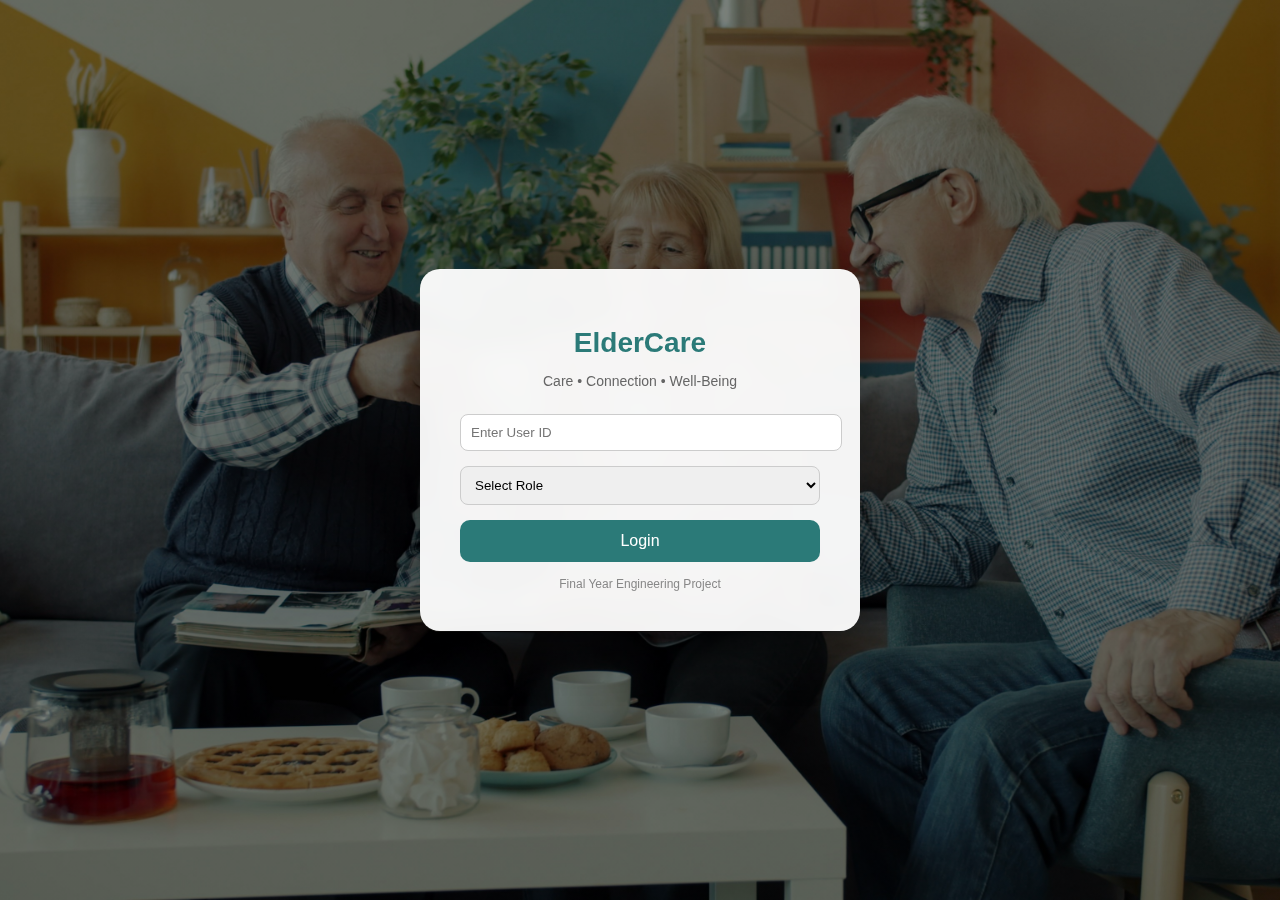
<file: frontend/index.html>
<!DOCTYPE html>
<html>
<head>
    <title>ElderCare | Login</title>

    <style>
    body {
    margin: 0;
    height: 100vh;
    font-family: 'Segoe UI', sans-serif;
    display: flex;
    justify-content: center;
    align-items: center;

    background:
        linear-gradient(rgba(0,0,0,0.5), rgba(0,0,0,0.5)),
        url("images/elderly.jpg");

    background-size: cover;
    background-position: center;
    background-repeat: no-repeat;
}

    .login-card {
        background: rgba(255, 255, 255, 0.95);
        backdrop-filter: blur(10px);
        padding: 40px;
        border-radius: 20px;
        width: 360px;
        text-align: center;
        box-shadow: 0 20px 50px rgba(0,0,0,0.4);
        animation: fadeIn 0.8s ease-in-out;
    }

    .login-card h1 {
        margin-bottom: 5px;
        color: #2B7A78;
        font-size: 28px;
    }

    .login-card p {
        color: #666;
        font-size: 14px;
        margin-bottom: 25px;
    }

    input, select {
        width: 100%;
        padding: 10px;
        margin-bottom: 15px;
        border-radius: 8px;
        border: 1px solid #ccc;
    }

    button {
        width: 100%;
        padding: 12px;
        border: none;
        border-radius: 10px;
        background: #2B7A78;
        color: white;
        font-size: 16px;
        cursor: pointer;
        transition: 0.3s ease;
    }

    button:hover {
        background: #205e5c;
        transform: translateY(-3px);
    }

    .footer-text {
        margin-top: 15px;
        font-size: 12px;
        color: #888;
    }

    @keyframes fadeIn {
        from { opacity: 0; transform: translateY(20px); }
        to { opacity: 1; transform: translateY(0); }
    }
</style>
</head>

<body>

<div class="login-card">
    <h1>ElderCare</h1>
    <p>Care • Connection • Well-Being</p>

    <input type="number" id="userIdInput" placeholder="Enter User ID">

    <select id="roleSelect">
        <option disabled selected>Select Role</option>
        <option>Elderly</option>
        <option>Family</option>
        <option>Buyer</option>
        <option>Admin</option>
    </select>

    <button onclick="login()">Login</button>

    <div class="footer-text">
        Final Year Engineering Project
    </div>
</div>

<script>
function login() {

    const userId = document.getElementById("userIdInput").value;
    const role = document.getElementById("roleSelect").value;

    if (!userId || role === "Select Role") {
        alert("Please enter User ID and select role");
        return;
    }

    localStorage.setItem("userId", userId);
    localStorage.setItem("role", role);

    window.location.href = "dashboard.html";
}
</script>

</body>
</html>
</file>
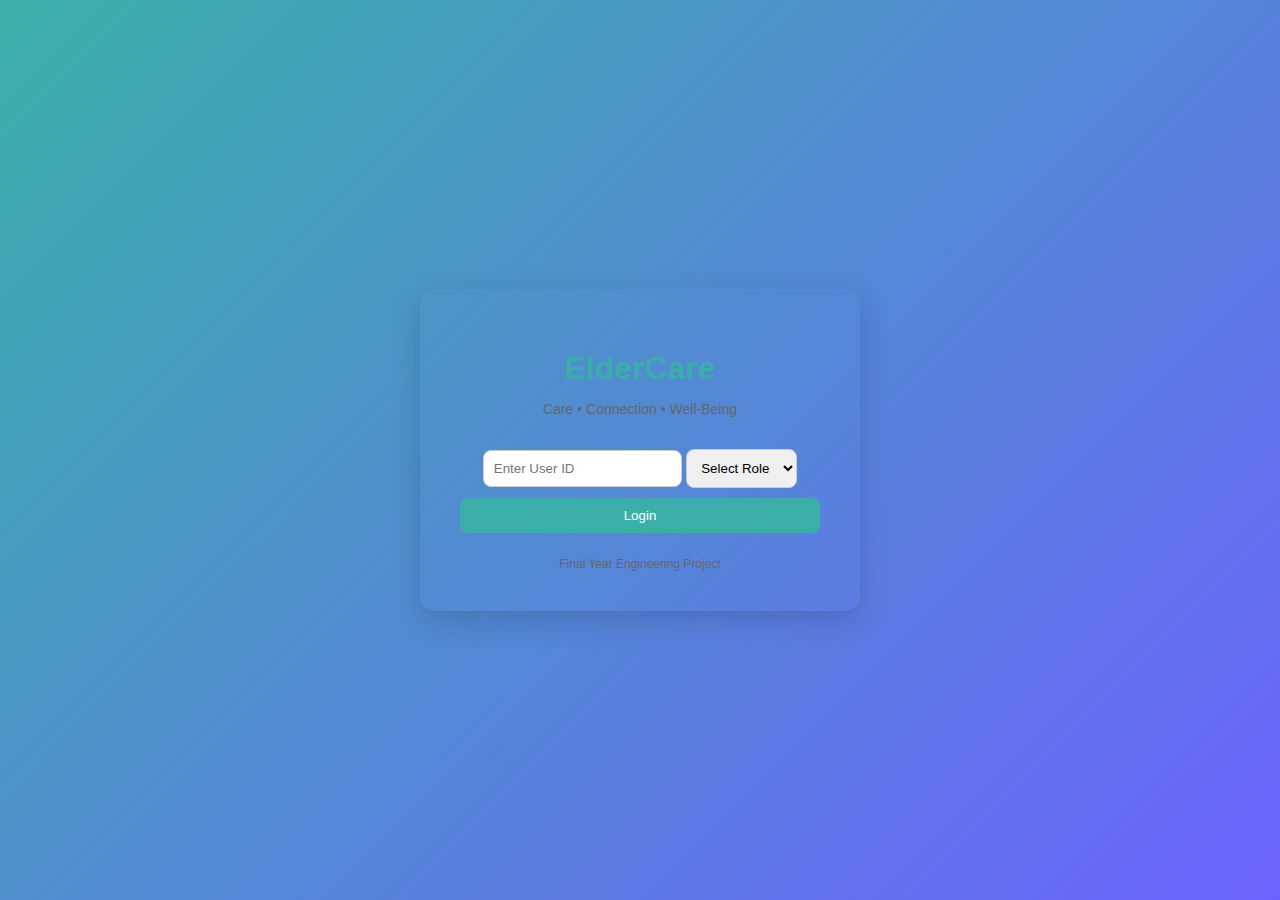
<file: frontend/activities.html>
<!DOCTYPE html>
<html lang="en">
<head>
<meta charset="UTF-8">
<title>ElderCare | Activities</title>
<link rel="stylesheet" href="style.css">

<style>
body {
    margin: 0;
    font-family: 'Segoe UI', sans-serif;
    background: #F4F7F9;
}

.app { display: flex; min-height: 100vh; }

.sidebar {
    width: 230px;
    background: linear-gradient(180deg,#3AAFA9,#2B7A78);
    color: white;
    padding: 25px 20px;
}

.sidebar h2 {
    text-align: center;
    margin-bottom: 40px;
}

.sidebar a {
    display: block;
    padding: 14px;
    margin-bottom: 12px;
    border-radius: 10px;
    text-decoration: none;
    color: white;
}

.sidebar a:hover {
    background: rgba(255,255,255,0.2);
}

.main {
    flex: 1;
    padding: 40px;
}

.card {
    background: white;
    padding: 25px;
    border-radius: 16px;
    box-shadow: 0 6px 18px rgba(0,0,0,0.06);
}

.activity-item {
    display: flex;
    justify-content: space-between;
    align-items: center;
    padding: 12px 0;
    border-bottom: 1px solid #eee;
}
</style>
</head>

<body>

<div class="app">

<!-- Sidebar -->
<div class="sidebar">
    <h2>ElderCare</h2>
    <a href="dashboard.html">Dashboard</a>
    <a href="activities.html">Activities</a>
    <a href="wellbeing.html">Well-Being</a>
    <a href="analytics.html">Analytics</a>
    <a href="marketplace.html">Marketplace</a>
    <a href="social.html">Social Interaction</a>
    <a href="caregiver.html">Caregiver View</a>
    <a href="login.html">Logout</a>
</div>

<!-- Main -->
<div class="main">

<h1>Activities</h1>

<div class="card">
    <div id="activityList"></div>
</div>

</div>
</div>

<script>
const userId = localStorage.getItem("userId");

if (!userId) {
    window.location.href = "login.html";
}

let attendanceMap = {};

// Load existing attendance
function loadAttendance() {
    return fetch(`http://localhost:8083/api/attendance/user/${userId}`)
        .then(res => res.json())
        .then(data => {
            attendanceMap = {};
            data.forEach(a => {
                attendanceMap[a.activityId] = a.attended;
            });
        });
}

// Load activities
function loadActivities() {
    loadAttendance().then(() => {

        fetch("http://localhost:8083/api/activities")
        .then(res => res.json())
        .then(data => {

            const list = document.getElementById("activityList");
            list.innerHTML = "";

            data.forEach(activity => {

                const div = document.createElement("div");
                div.className = "activity-item";

                const name = document.createElement("span");
                name.innerText = activity.name + " (" + activity.category + ")";

                const checkbox = document.createElement("input");
                checkbox.type = "checkbox";

                if (attendanceMap[activity.id]) {
                    checkbox.checked = true;
                }

                checkbox.addEventListener("change", () => {

                    fetch(`http://localhost:8083/api/attendance?userId=${userId}&activityId=${activity.id}&attended=${checkbox.checked}`, {
                        method: "POST"
                    });

                });

                div.appendChild(name);
                div.appendChild(checkbox);

                list.appendChild(div);
            });

        });

    });
}

document.addEventListener("DOMContentLoaded", loadActivities);
</script>
<button class="accessibility-btn" onclick="toggleAccessibility()">♿ Accessibility</button>

<div class="accessibility-panel" id="accessPanel">
    <button onclick="increaseText()">A+ Increase Text</button>
    <button onclick="decreaseText()">A- Decrease Text</button>
    <button onclick="toggleDarkMode()">🌙 Dark Mode</button>
    <button onclick="toggleContrast()">⚡ High Contrast</button>
</div>

<script>

function toggleAccessibility() {
    const panel = document.getElementById("accessPanel");
    panel.style.display = panel.style.display === "block" ? "none" : "block";
}

// Font size control
let currentFontSize = 16;

function increaseText() {
    currentFontSize += 2;
    document.body.style.fontSize = currentFontSize + "px";
    localStorage.setItem("fontSize", currentFontSize);
}

function decreaseText() {
    currentFontSize -= 2;
    document.body.style.fontSize = currentFontSize + "px";
    localStorage.setItem("fontSize", currentFontSize);
}

// Dark mode
function toggleDarkMode() {
    document.body.classList.toggle("dark-mode");
    localStorage.setItem("darkMode", document.body.classList.contains("dark-mode"));
}

// High contrast
function toggleContrast() {
    document.body.classList.toggle("high-contrast");
    localStorage.setItem("highContrast", document.body.classList.contains("high-contrast"));
}

// Restore settings on load
window.onload = function() {

    const savedFont = localStorage.getItem("fontSize");
    if (savedFont) {
        currentFontSize = savedFont;
        document.body.style.fontSize = currentFontSize + "px";
    }

    if (localStorage.getItem("darkMode") === "true") {
        document.body.classList.add("dark-mode");
    }

    if (localStorage.getItem("highContrast") === "true") {
        document.body.classList.add("high-contrast");
    }
}

</script>

</body>
</html>
</file>
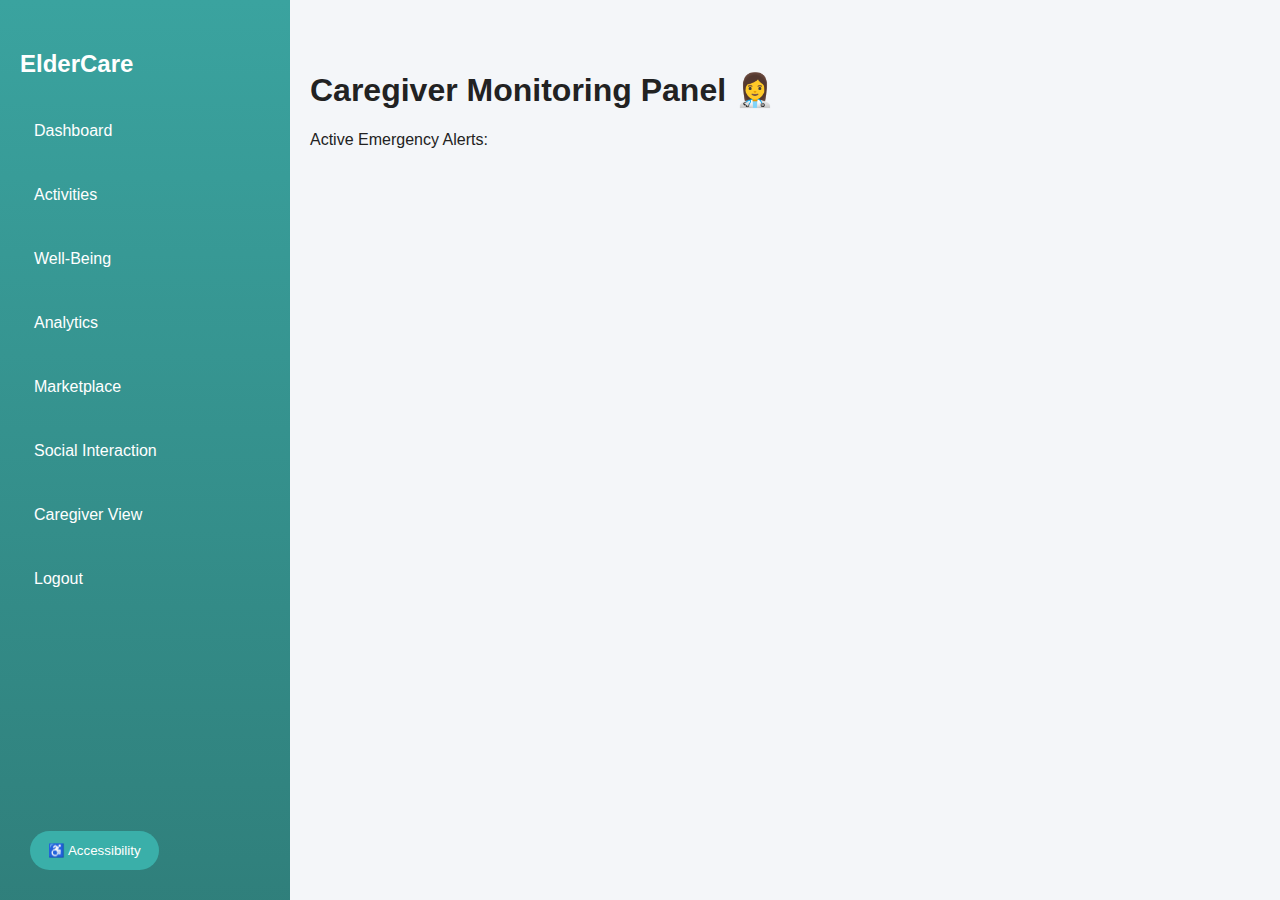
<file: frontend/caregiver.html>
<!DOCTYPE html>
<html>
<head>
    <title>ElderCare | Caregiver Dashboard</title>
    <link rel="stylesheet" href="style.css">
</head>

<body>

<div class="layout">

    <!-- Sidebar -->
    <div class="sidebar">
        <h2>ElderCare</h2>
        <a href="dashboard.html">Dashboard</a>
        <a href="activities.html">Activities</a>
        <a href="wellbeing.html">Well-Being</a>
        <a href="analytics.html">Analytics</a>
        <a href="marketplace.html">Marketplace</a>
        <a href="social.html">Social Interaction</a>
        <a href="caregiver.html">Caregiver View</a>
        <a href="index.html">Logout</a>
    </div>

    <!-- Main Content -->
    <div class="main">

        <h1>Caregiver Monitoring Panel 👩‍⚕️</h1>
        <p>Active Emergency Alerts:</p>

        <div id="emergencyContainer" style="margin-top:20px;"></div>

    </div>

</div>

<script>

function checkEmergencies() {
    fetch("http://localhost:8083/api/emergency/active")
        .then(res => res.json())
        .then(alerts => {

            const container = document.getElementById("emergencyContainer");
            container.innerHTML = "";

            if (alerts.length === 0) {
                container.innerHTML = "<p style='color:green;'>No active emergencies.</p>";
                return;
            }

            alerts.forEach(alert => {

                const box = document.createElement("div");
                box.style.background = "#ff4d4d";
                box.style.color = "white";
                box.style.padding = "15px";
                box.style.marginBottom = "10px";
                box.style.borderRadius = "10px";
                box.style.fontWeight = "bold";

                box.innerHTML = `
                    🚨 EMERGENCY from User ID: ${alert.userId}
                    <br>
                    Time: ${alert.timestamp}
                `;

                container.appendChild(box);
            });
        });
}

// Check every 5 seconds
setInterval(checkEmergencies, 5000);

// Load immediately
checkEmergencies();

</script>
<button class="accessibility-btn" onclick="toggleAccessibility()">♿ Accessibility</button>

<div class="accessibility-panel" id="accessPanel">
    <button onclick="increaseText()">A+ Increase Text</button>
    <button onclick="decreaseText()">A- Decrease Text</button>
    <button onclick="toggleDarkMode()">🌙 Dark Mode</button>
    <button onclick="toggleContrast()">⚡ High Contrast</button>
</div>

<script>

function toggleAccessibility() {
    const panel = document.getElementById("accessPanel");
    panel.style.display = panel.style.display === "block" ? "none" : "block";
}

// Font size control
let currentFontSize = 16;

function increaseText() {
    currentFontSize += 2;
    document.body.style.fontSize = currentFontSize + "px";
    localStorage.setItem("fontSize", currentFontSize);
}

function decreaseText() {
    currentFontSize -= 2;
    document.body.style.fontSize = currentFontSize + "px";
    localStorage.setItem("fontSize", currentFontSize);
}

// Dark mode
function toggleDarkMode() {
    document.body.classList.toggle("dark-mode");
    localStorage.setItem("darkMode", document.body.classList.contains("dark-mode"));
}

// High contrast
function toggleContrast() {
    document.body.classList.toggle("high-contrast");
    localStorage.setItem("highContrast", document.body.classList.contains("high-contrast"));
}

// Restore settings on load
window.onload = function() {

    const savedFont = localStorage.getItem("fontSize");
    if (savedFont) {
        currentFontSize = savedFont;
        document.body.style.fontSize = currentFontSize + "px";
    }

    if (localStorage.getItem("darkMode") === "true") {
        document.body.classList.add("dark-mode");
    }

    if (localStorage.getItem("highContrast") === "true") {
        document.body.classList.add("high-contrast");
    }
}

</script>

</body>
</html>
</file>
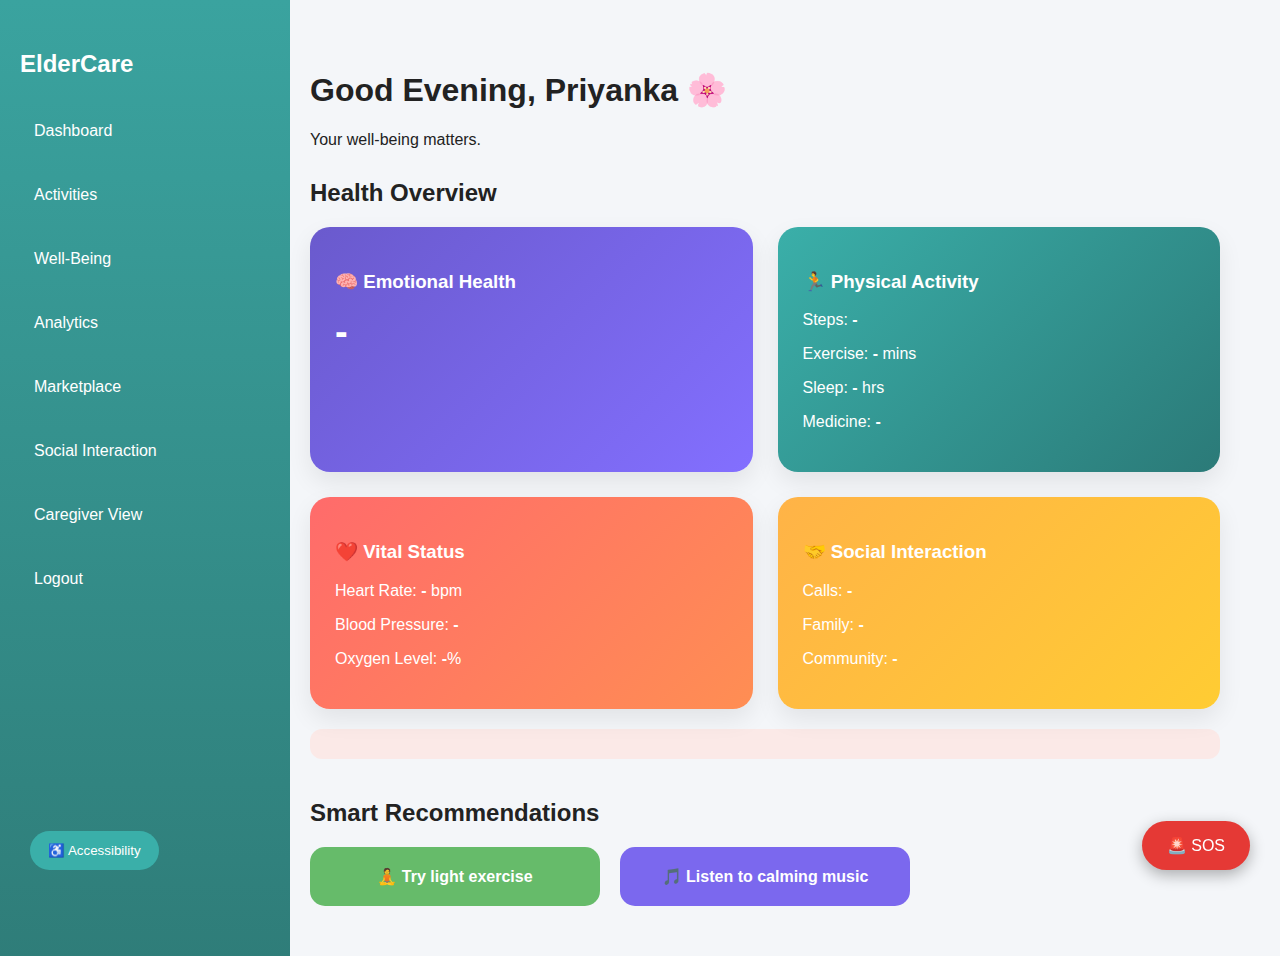
<file: frontend/dashboard.html>
<!DOCTYPE html>
<html>
<head>
    <title>ElderCare | Dashboard</title>
    <link rel="stylesheet" href="style.css">

    <style>
        .overview-grid {
            display: flex;
            gap: 25px;
            margin-top: 20px;
            flex-wrap: wrap;
        }

        .health-box {
            flex: 1;
            min-width: 260px;
            padding: 25px;
            border-radius: 20px;
            color: white;
            box-shadow: 0 10px 25px rgba(0,0,0,0.08);
            transition: transform 0.2s ease;
        }

        .health-box:hover {
            transform: translateY(-5px);
        }

        .emotional-box {
            background: linear-gradient(135deg, #6A5ACD, #836FFF);
        }

        .physical-box {
            background: linear-gradient(135deg, #3AAFA9, #2B7A78);
        }

        .vital-box {
            background: linear-gradient(135deg, #FF6B6B, #FF8E53);
        }

        .social-box {
            background: linear-gradient(135deg, #FFB347, #FFCC33);
        }

        .health-box h1 {
            font-size: 38px;
            margin: 8px 0;
        }

        .risk-alert {
            margin-top: 20px;
            background: #FBE9E7;
            padding: 15px;
            border-radius: 12px;
            font-weight: 500;
        }
    </style>
</head>

<body>

<div class="layout">

    <!-- Sidebar -->
    <div class="sidebar">
        <h2>ElderCare</h2>
        <a href="dashboard.html">Dashboard</a>
        <a href="activities.html">Activities</a>
        <a href="wellbeing.html">Well-Being</a>
        <a href="analytics.html">Analytics</a>
        <a href="marketplace.html">Marketplace</a>
        <a href="social.html">Social Interaction</a>
        <a href="caregiver.html">Caregiver View</a>
        <a href="index.html">Logout</a>
    </div>

    <!-- Main Content -->
    <div class="main">

        <h1 id="greeting"></h1>
        <p>Your well-being matters.</p>

        <h2 style="margin-top:30px;">Health Overview</h2>

        <div class="overview-grid">

            <!-- Emotional -->
            <div class="health-box emotional-box">
                <h3>🧠 Emotional Health</h3>
                <h1 id="healthScore">-</h1>
                <p id="healthStatus"></p>
            </div>

            <!-- Physical -->
            <div class="health-box physical-box">
                <h3>🏃 Physical Activity</h3>
                <p>Steps: <strong id="stepsValue">-</strong></p>
                <p>Exercise: <strong id="exerciseValue">-</strong> mins</p>
                <p>Sleep: <strong id="sleepValue">-</strong> hrs</p>
                <p>Medicine: <strong id="medicineValue">-</strong></p>
            </div>

            <!-- Vital -->
            <div class="health-box vital-box">
                <h3>❤️ Vital Status</h3>
                <p>Heart Rate: <strong id="heartValue">-</strong> bpm</p>
                <p>Blood Pressure: <strong id="bpValue">-</strong></p>
                <p>Oxygen Level: <strong id="oxygenValue">-</strong>%</p>
            </div>

            <!-- Social -->
            <div class="health-box social-box">
                <h3>🤝 Social Interaction</h3>
                <p>Calls: <strong id="callsValue">-</strong></p>
                <p>Family: <strong id="familyValue">-</strong></p>
                <p>Community: <strong id="communityValue">-</strong></p>
            </div>

        </div>

        <!-- Risk Alert -->
        <div id="riskAlert" class="risk-alert"></div>

        <!-- Recommendations -->
        <h2 style="margin-top:40px;">Smart Recommendations</h2>

        <div class="recommendations">
            <div class="rec-card green">
                🧘 Try light exercise
            </div>
            <div class="rec-card purple">
                🎵 Listen to calming music
            </div>
        </div>

    </div>
</div>

<!-- SOS -->
<button class="floating-sos" onclick="triggerSOS()">🚨 SOS</button>

<!-- Accessibility -->
<button class="accessibility-btn" onclick="toggleAccessibility()">♿ Accessibility</button>

<div class="accessibility-panel" id="accessPanel">
    <button onclick="increaseText()">A+ Increase Text</button>
    <button onclick="decreaseText()">A- Decrease Text</button>
    <button onclick="toggleDarkMode()">🌙 Dark Mode</button>
    <button onclick="toggleContrast()">⚡ High Contrast</button>
</div>

<script>

const userId = localStorage.getItem("userId");

/* Greeting */
const hour = new Date().getHours();
let greetingText = "Hello";
if (hour < 12) greetingText = "Good Morning";
else if (hour < 18) greetingText = "Good Afternoon";
else greetingText = "Good Evening";

document.getElementById("greeting").innerText =
    greetingText + ", Priyanka 🌸";

/* Emotional */
if (userId) {

    fetch(`http://localhost:8083/api/analytics/loneliness/${userId}`)
        .then(res => res.json())
        .then(score => {

            const rounded = Number(score.toFixed(1));
            document.getElementById("healthScore").innerText = rounded;

            let status = "";
            let alertMsg = "";

            if (rounded < 2.5) {
                status = "🟢 Healthy";
            } 
            else if (rounded < 3.5) {
                status = "🟡 Moderate";
                alertMsg = "Moderate emotional risk detected.";
            } 
            else {
                status = "🔴 High Risk";
                alertMsg = "⚠ High loneliness detected. Immediate engagement recommended.";
            }

            document.getElementById("healthStatus").innerText = status;
            document.getElementById("riskAlert").innerText = alertMsg;
        });

    /* Physical */
    fetch(`http://localhost:8083/api/physical/today/${userId}`)
        .then(res => res.json())
        .then(data => {
            if (!data) return;
            document.getElementById("stepsValue").innerText = data.steps;
            document.getElementById("exerciseValue").innerText = data.exerciseMinutes;
            document.getElementById("sleepValue").innerText = data.sleepHours;
            document.getElementById("medicineValue").innerText =
                data.medicineTaken ? "✅ Taken" : "❌ Missed";
        });

    /* Vital */
    fetch(`http://localhost:8083/api/vitals/today/${userId}`)
        .then(res => res.json())
        .then(data => {
            if (!data) return;
            document.getElementById("heartValue").innerText = data.heartRate;
            document.getElementById("bpValue").innerText = data.bloodPressure;
            document.getElementById("oxygenValue").innerText = data.oxygenLevel;
        });

    /* Social */
    fetch(`http://localhost:8083/api/social/today/${userId}`)
        .then(res => res.json())
        .then(data => {
            if (!data) return;
            document.getElementById("callsValue").innerText = data.callsMade;
            document.getElementById("familyValue").innerText = data.familyInteractions;
            document.getElementById("communityValue").innerText = data.communityEvents;
        });
}

/* SOS */
function triggerSOS() {
    if (!userId) {
        alert("User not logged in.");
        return;
    }

    fetch(`http://localhost:8083/api/emergency?userId=${userId}`, {
        method: "POST"
    })
    .then(res => res.json())
    .then(() => {
        alert("🚨 Emergency alert sent to caregiver!");
    })
    .catch(() => {
        alert("Failed to send emergency alert.");
    });
}

/* Accessibility */
function toggleAccessibility() {
    const panel = document.getElementById("accessPanel");
    panel.style.display = panel.style.display === "block" ? "none" : "block";
}

let currentFontSize = 16;

function increaseText() {
    currentFontSize += 2;
    document.body.style.fontSize = currentFontSize + "px";
}

function decreaseText() {
    currentFontSize -= 2;
    document.body.style.fontSize = currentFontSize + "px";
}

function toggleDarkMode() {
    document.body.classList.toggle("dark-mode");
}

function toggleContrast() {
    document.body.classList.toggle("high-contrast");
}

</script>

</body>
</html>
</file>
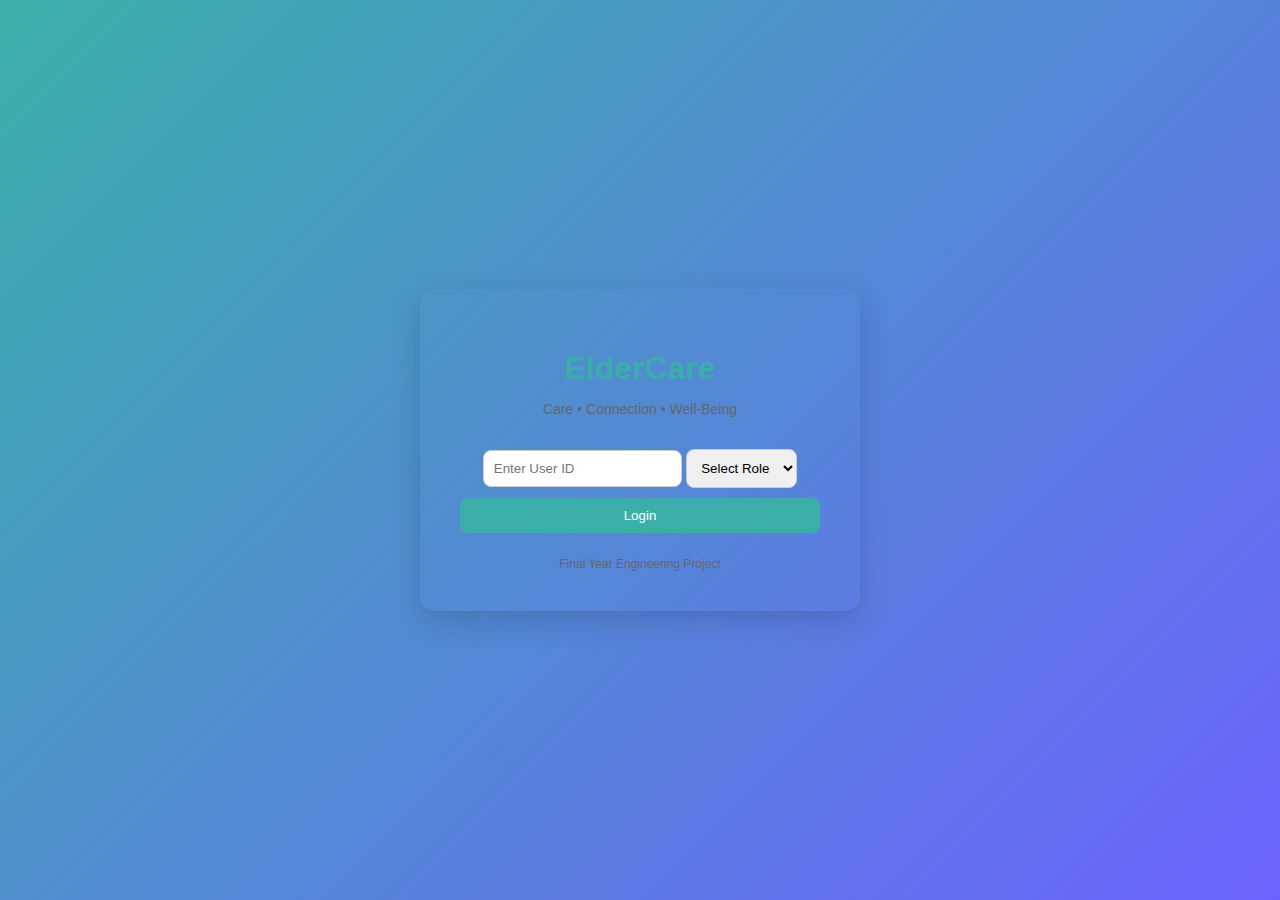
<file: frontend/login.html>
<!DOCTYPE html>
<html lang="en">
<head>
    <meta charset="UTF-8">
    <title>ElderCare | Login</title>
    <link rel="stylesheet" href="style.css">

    <style>
        body {
            height: 100vh;
            margin: 0;
            background: linear-gradient(135deg, var(--primary), var(--accent));
            display: flex;
            justify-content: center;
            align-items: center;
        }

        .login-card {
            background: var(--bg-card);
            width: 360px;
            padding: 2.5rem;
            border-radius: 16px;
            box-shadow: 0 10px 30px rgba(0,0,0,0.15);
            text-align: center;
        }

        .login-card h1 {
            color: var(--primary);
            margin-bottom: 0.3rem;
        }

        .login-card p {
            color: var(--text-muted);
            font-size: 14px;
            margin-bottom: 2rem;
        }

        button {
            width: 100%;
            margin-top: 10px;
        }

        .footer-text {
            margin-top: 1.5rem;
            font-size: 12px;
            color: var(--text-muted);
        }
    </style>
</head>

<body>

<div class="login-card">
    <h1>ElderCare</h1>
    <p>Care • Connection • Well-Being</p>

    <input type="number" id="userIdInput" placeholder="Enter User ID">

    <select id="roleSelect">
        <option disabled selected>Select Role</option>
        <option>Elderly</option>
        <option>Family</option>
        <option>Buyer</option>
        <option>Admin</option>
    </select>

    <button onclick="login()">Login</button>

    <div class="footer-text">
        Final Year Engineering Project
    </div>
</div>

<script>
function login() {
    const userId = document.getElementById("userIdInput").value;
    const role = document.getElementById("roleSelect").value;

    if (!userId || role === "Select Role") {
        alert("Please enter User ID and select role");
        return;
    }

    localStorage.setItem("userId", userId);
    localStorage.setItem("role", role);

    window.location.href = "./dashboard.html";
}
</script>

</body>
</html>
</file>
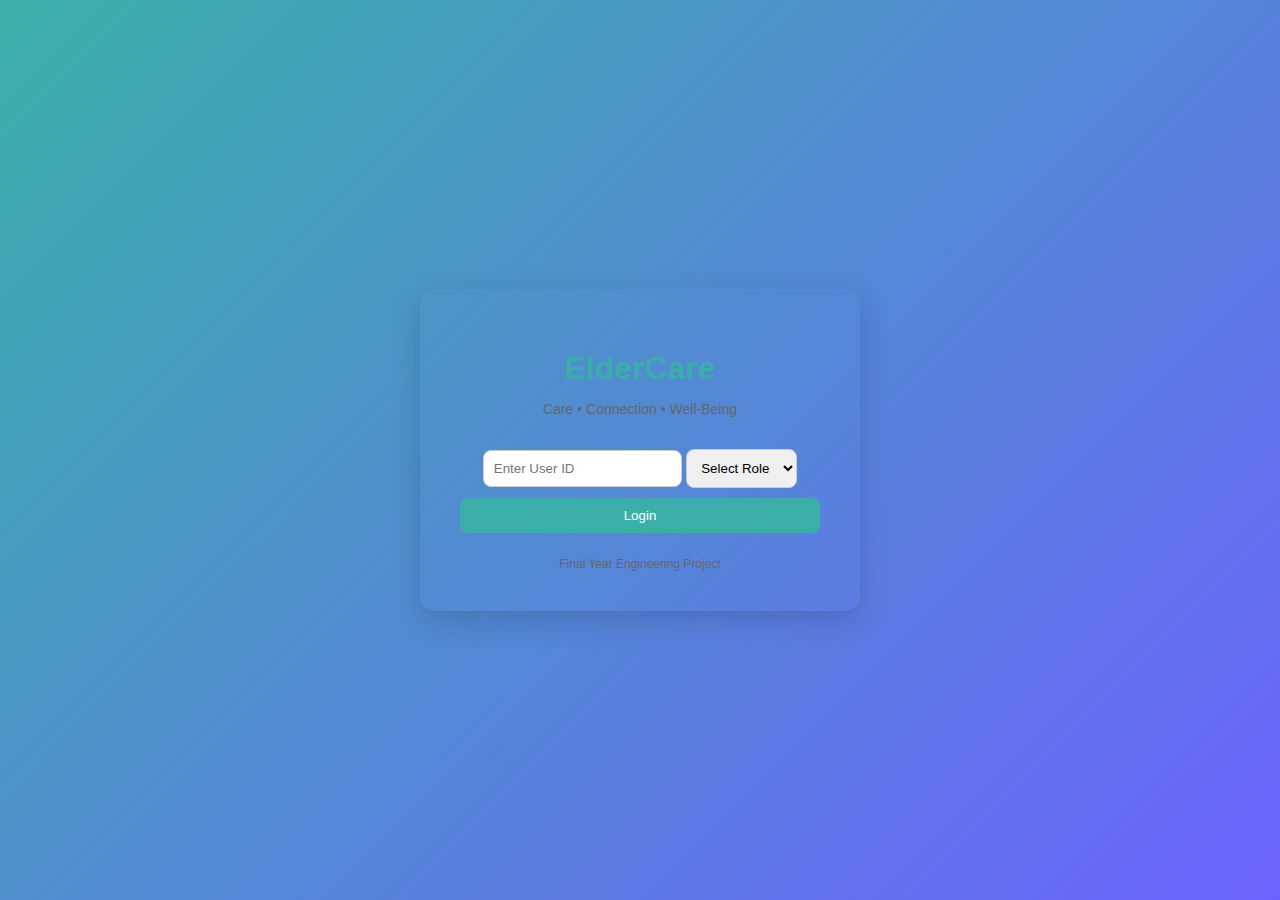
<file: frontend/marketplace.html>
<!DOCTYPE html>
<html lang="en">
<head>
<meta charset="UTF-8">
<title>ElderCare | Marketplace</title>

<style>
body {
    margin: 0;
    font-family: 'Segoe UI', sans-serif;
    background: #F4F7F9;
}

.app { display: flex; min-height: 100vh; }

.sidebar {
    width: 230px;
    background: linear-gradient(180deg,#3AAFA9,#2B7A78);
    color: white;
    padding: 25px 20px;
}

.sidebar h2 {
    text-align: center;
    margin-bottom: 40px;
}

.sidebar a {
    display: block;
    padding: 14px;
    margin-bottom: 12px;
    border-radius: 10px;
    text-decoration: none;
    color: white;
}

.sidebar a:hover {
    background: rgba(255,255,255,0.2);
}

.main {
    flex: 1;
    padding: 40px;
}

.card {
    background: white;
    padding: 25px;
    border-radius: 16px;
    box-shadow: 0 6px 18px rgba(0,0,0,0.06);
    margin-bottom: 25px;
}

input {
    padding: 10px;
    margin-right: 10px;
    border-radius: 8px;
    border: 1px solid #ccc;
}

button {
    padding: 10px 15px;
    border-radius: 8px;
    border: none;
    background: #3AAFA9;
    color: white;
    cursor: pointer;
}

button:hover {
    opacity: 0.9;
}

.product-item {
    padding: 10px 0;
    border-bottom: 1px solid #eee;
}
</style>
</head>

<body>

<div class="app">

<!-- Sidebar -->
<div class="sidebar">
    <h2>ElderCare</h2>
    <a href="dashboard.html">Dashboard</a>
    <a href="activities.html">Activities</a>
    <a href="wellbeing.html">Well-Being</a>
    <a href="analytics.html">Analytics</a>
    <a href="marketplace.html">Marketplace</a>
    <a href="social.html">Social Interaction</a>
    <a href="caregiver.html">Caregiver View</a>
    <a href="login.html">Logout</a>
</div>

<!-- Main -->
<div class="main">

<h1>Marketplace</h1>

<!-- Add Product -->
<div class="card">
    <h3>Add Product (Elderly Seller)</h3>

    <input type="text" id="productName" placeholder="Product Name">
    <input type="number" id="productPrice" placeholder="Price">
    <button onclick="addProduct()">Add Product</button>

    <p id="productStatus"></p>
</div>

<!-- Seller Income -->
<div class="card">
    <h3>Your Total Income</h3>
    <button onclick="loadIncome()">Load Income</button>
    <p id="incomeDisplay"></p>
</div>

<!-- View Products -->
<div class="card">
    <h3>All Products</h3>
    <button onclick="loadProducts()">Load Products</button>
    <div id="productList"></div>
</div>

</div>
</div>

<script>
const userId = localStorage.getItem("userId");

if (!userId) {
    window.location.href = "login.html";
}

function addProduct() {

    const name = document.getElementById("productName").value;
    const price = document.getElementById("productPrice").value;

    fetch("http://localhost:8083/api/products", {
        method: "POST",
        headers: { "Content-Type": "application/json" },
        body: JSON.stringify({
            name: name,
            price: price,
            sellerId: userId
        })
    })
    .then(res => res.json())
    .then(() => {
        document.getElementById("productStatus").innerText =
            "Product added successfully ✅";
        loadProducts();
    })
    .catch(() => {
        document.getElementById("productStatus").innerText =
            "Error adding product ❌";
    });
}

function loadProducts() {

    fetch("http://localhost:8083/api/products")
    .then(res => res.json())
    .then(data => {

        const list = document.getElementById("productList");
        list.innerHTML = "";

        data.forEach(product => {
            const div = document.createElement("div");
            div.className = "product-item";
            div.innerText =
                product.name + " - ₹" + product.price;
            list.appendChild(div);
        });

    });
}

function loadIncome() {

    fetch(`http://localhost:8083/api/products/seller/${userId}/income`)
    .then(res => res.text())
    .then(income => {
        document.getElementById("incomeDisplay").innerText =
            "₹ " + income;
    });
}

document.addEventListener("DOMContentLoaded", loadProducts);
</script>
<button class="accessibility-btn" onclick="toggleAccessibility()">♿ Accessibility</button>

<div class="accessibility-panel" id="accessPanel">
    <button onclick="increaseText()">A+ Increase Text</button>
    <button onclick="decreaseText()">A- Decrease Text</button>
    <button onclick="toggleDarkMode()">🌙 Dark Mode</button>
    <button onclick="toggleContrast()">⚡ High Contrast</button>
</div>

<script>

function toggleAccessibility() {
    const panel = document.getElementById("accessPanel");
    panel.style.display = panel.style.display === "block" ? "none" : "block";
}

// Font size control
let currentFontSize = 16;

function increaseText() {
    currentFontSize += 2;
    document.body.style.fontSize = currentFontSize + "px";
    localStorage.setItem("fontSize", currentFontSize);
}

function decreaseText() {
    currentFontSize -= 2;
    document.body.style.fontSize = currentFontSize + "px";
    localStorage.setItem("fontSize", currentFontSize);
}

// Dark mode
function toggleDarkMode() {
    document.body.classList.toggle("dark-mode");
    localStorage.setItem("darkMode", document.body.classList.contains("dark-mode"));
}

// High contrast
function toggleContrast() {
    document.body.classList.toggle("high-contrast");
    localStorage.setItem("highContrast", document.body.classList.contains("high-contrast"));
}

// Restore settings on load
window.onload = function() {

    const savedFont = localStorage.getItem("fontSize");
    if (savedFont) {
        currentFontSize = savedFont;
        document.body.style.fontSize = currentFontSize + "px";
    }

    if (localStorage.getItem("darkMode") === "true") {
        document.body.classList.add("dark-mode");
    }

    if (localStorage.getItem("highContrast") === "true") {
        document.body.classList.add("high-contrast");
    }
}

</script>

</body>
</html>
</file>
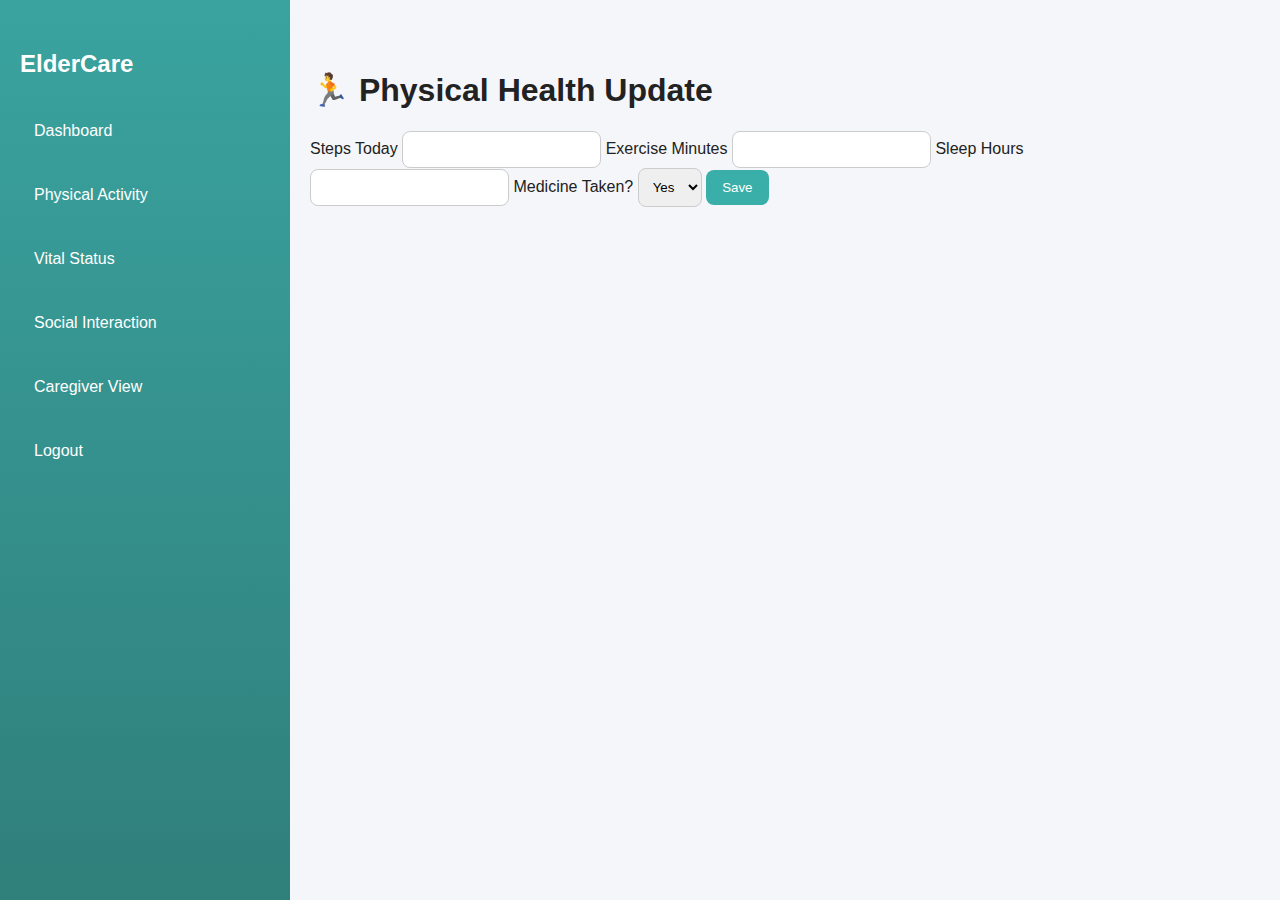
<file: frontend/physical.html>
<!DOCTYPE html>
<html>
<head>
    <title>ElderCare | Physical Health</title>
    <link rel="stylesheet" href="style.css">
</head>
<body>

<div class="layout">

    <div class="sidebar">
        <h2>ElderCare</h2>
        <a href="dashboard.html">Dashboard</a>
        <a href="physical.html">Physical Activity</a>
        <a href="vitals.html">Vital Status</a>
        <a href="social.html">Social Interaction</a>
        <a href="caregiver.html">Caregiver View</a>
        <a href="index.html">Logout</a>
    </div>

    <div class="main">
        <h1>🏃 Physical Health Update</h1>

        <div class="form-card">
            <label>Steps Today</label>
            <input type="number" id="steps">

            <label>Exercise Minutes</label>
            <input type="number" id="exercise">

            <label>Sleep Hours</label>
            <input type="number" step="0.1" id="sleep">

            <label>Medicine Taken?</label>
            <select id="medicine">
                <option value="true">Yes</option>
                <option value="false">No</option>
            </select>

            <button onclick="savePhysical()">Save</button>
        </div>
    </div>
</div>

<script>
const userId = localStorage.getItem("userId");

function savePhysical() {

    fetch("http://localhost:8083/api/physical", {
        method: "POST",
        headers: { "Content-Type": "application/json" },
        body: JSON.stringify({
            userId: userId,
            steps: document.getElementById("steps").value,
            exerciseMinutes: document.getElementById("exercise").value,
            sleepHours: document.getElementById("sleep").value,
            medicineTaken: document.getElementById("medicine").value === "true"
        })
    })
    .then(res => res.json())
    .then(() => {
        alert("✅ Physical data saved!");
        window.location.href = "dashboard.html";
    });
}
</script>

</body>
</html>
</file>
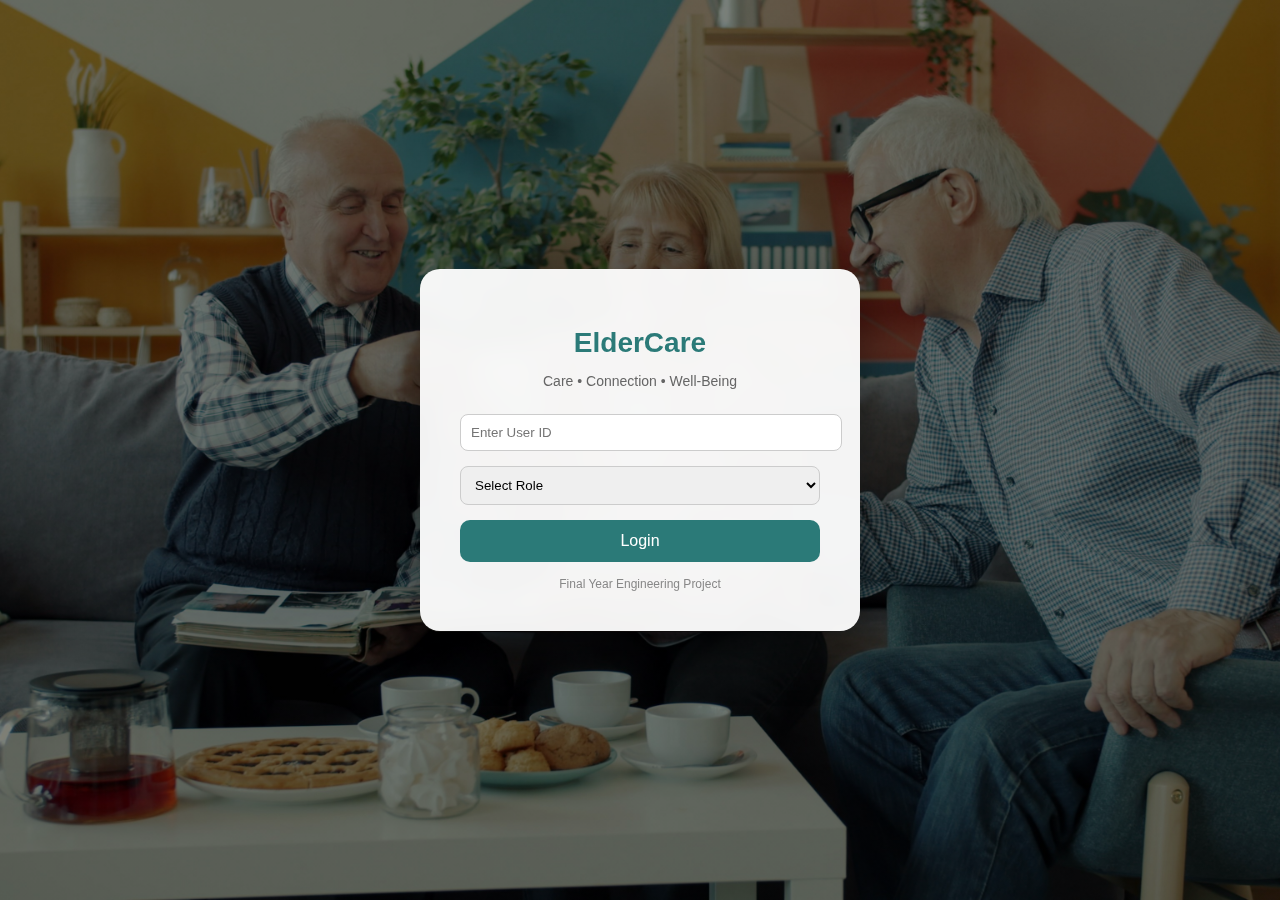
<file: frontend/social.html>
<!DOCTYPE html>
<html>
<head>
    <title>ElderCare | Social Interaction</title>
    <link rel="stylesheet" href="style.css">

    <style>
        .form-card {
            background: white;
            padding: 30px;
            border-radius: 20px;
            box-shadow: 0 8px 20px rgba(0,0,0,0.05);
            max-width: 500px;
        }

        .form-card input {
            width: 100%;
            padding: 10px;
            margin-top: 8px;
            margin-bottom: 20px;
            border-radius: 8px;
            border: 1px solid #ccc;
        }

        .form-card button {
            padding: 10px 20px;
            border: none;
            border-radius: 10px;
            background: #FFB347;
            color: white;
            cursor: pointer;
        }

        .form-card button:hover {
            opacity: 0.9;
        }
    </style>
</head>

<body>

<div class="layout">

    <!-- Sidebar -->
    <div class="sidebar">
        <h2>ElderCare</h2>
        <a href="dashboard.html">Dashboard</a>
        <a href="activities.html">Activities</a>
        <a href="wellbeing.html">Well-Being</a>
        <a href="analytics.html">Analytics</a>
        <a href="marketplace.html">Marketplace</a>
        <a href="social.html">Social Interaction</a>
        <a href="caregiver.html">Caregiver View</a>
        <a href="index.html">Logout</a>
    </div>

    <!-- Main Content -->
    <div class="main">

        <h1>🤝 Update Social Interaction</h1>
        <p>Track today's social engagement.</p>

        <div class="form-card">

            <label>Calls Made Today</label>
            <input type="number" id="callsInput" min="0">

            <label>Family Interactions</label>
            <input type="number" id="familyInput" min="0">

            <label>Community Events Attended</label>
            <input type="number" id="communityInput" min="0">

            <button onclick="saveSocial()">Save</button>

        </div>

    </div>
</div>

<script>

const userId = localStorage.getItem("userId");

if (!userId) {
    window.location.href = "index.html";
}

function saveSocial() {

    const calls = document.getElementById("callsInput").value;
    const family = document.getElementById("familyInput").value;
    const community = document.getElementById("communityInput").value;

    fetch("http://localhost:8083/api/social", {
        method: "POST",
        headers: {
            "Content-Type": "application/json"
        },
        body: JSON.stringify({
            userId: userId,
            callsMade: parseInt(calls),
            familyInteractions: parseInt(family),
            communityEvents: parseInt(community)
        })
    })
    .then(res => res.json())
    .then(() => {
        alert("Social interaction updated successfully ✅");
        window.location.href = "dashboard.html";
    })
    .catch(() => {
        alert("Failed to update social interaction ❌");
    });
}

</script>

</body>
</html>
</file>
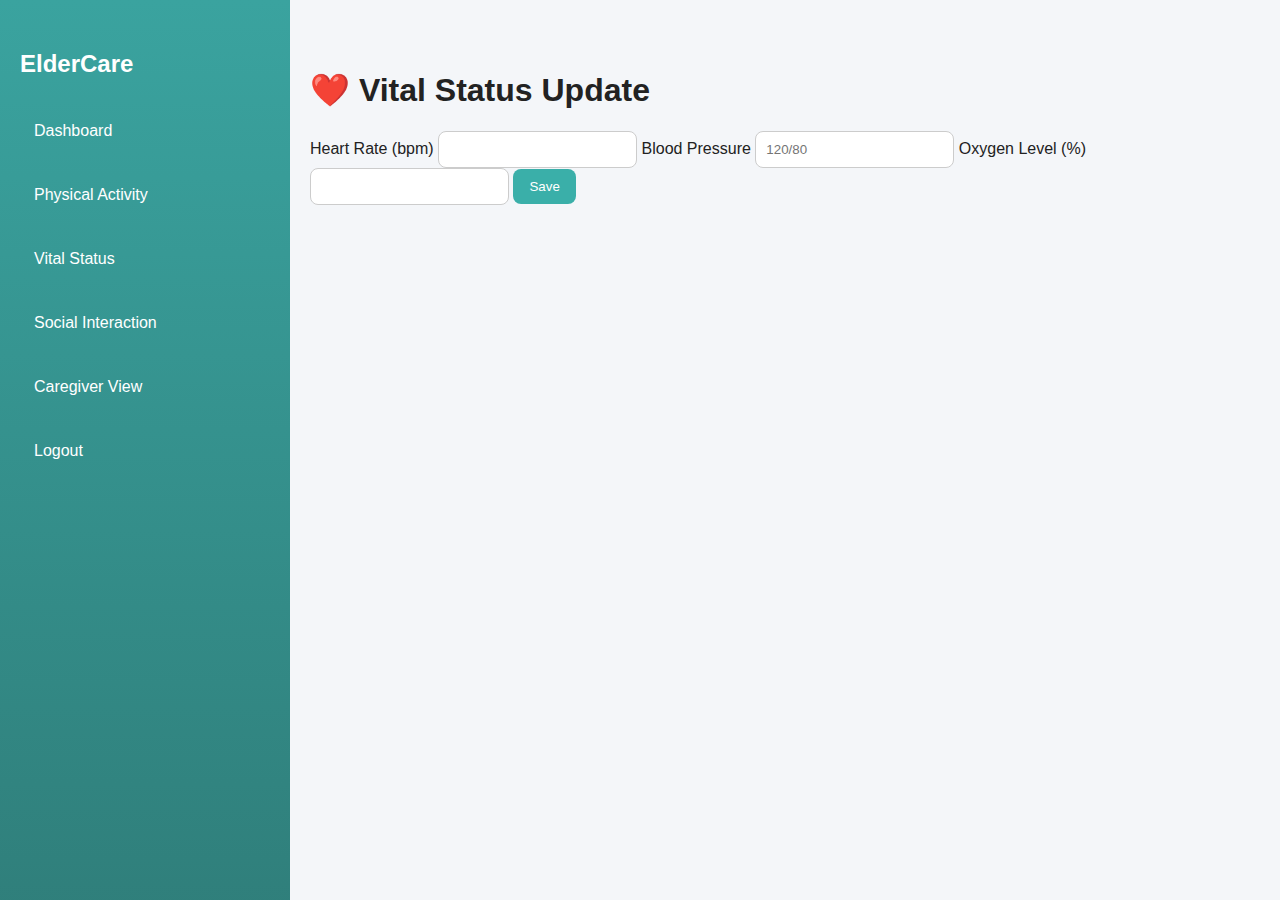
<file: frontend/vitals.html>
<!DOCTYPE html>
<html>
<head>
    <title>ElderCare | Vital Status</title>
    <link rel="stylesheet" href="style.css">
</head>
<body>

<div class="layout">

    <div class="sidebar">
        <h2>ElderCare</h2>
        <a href="dashboard.html">Dashboard</a>
        <a href="physical.html">Physical Activity</a>
        <a href="vitals.html">Vital Status</a>
        <a href="social.html">Social Interaction</a>
        <a href="caregiver.html">Caregiver View</a>
        <a href="index.html">Logout</a>
    </div>

    <div class="main">
        <h1>❤️ Vital Status Update</h1>

        <div class="form-card">
            <label>Heart Rate (bpm)</label>
            <input type="number" id="heartRate">

            <label>Blood Pressure</label>
            <input type="text" id="bp" placeholder="120/80">

            <label>Oxygen Level (%)</label>
            <input type="number" id="oxygen">

            <button onclick="saveVitals()">Save</button>
        </div>
    </div>
</div>

<script>
const userId = localStorage.getItem("userId");

function saveVitals() {

    fetch("http://localhost:8083/api/vitals", {
        method: "POST",
        headers: { "Content-Type": "application/json" },
        body: JSON.stringify({
            userId: userId,
            heartRate: document.getElementById("heartRate").value,
            bloodPressure: document.getElementById("bp").value,
            oxygenLevel: document.getElementById("oxygen").value
        })
    })
    .then(res => res.json())
    .then(() => {
        alert("✅ Vital data saved!");
        window.location.href = "dashboard.html";
    });
}
</script>

</body>
</html>
</file>
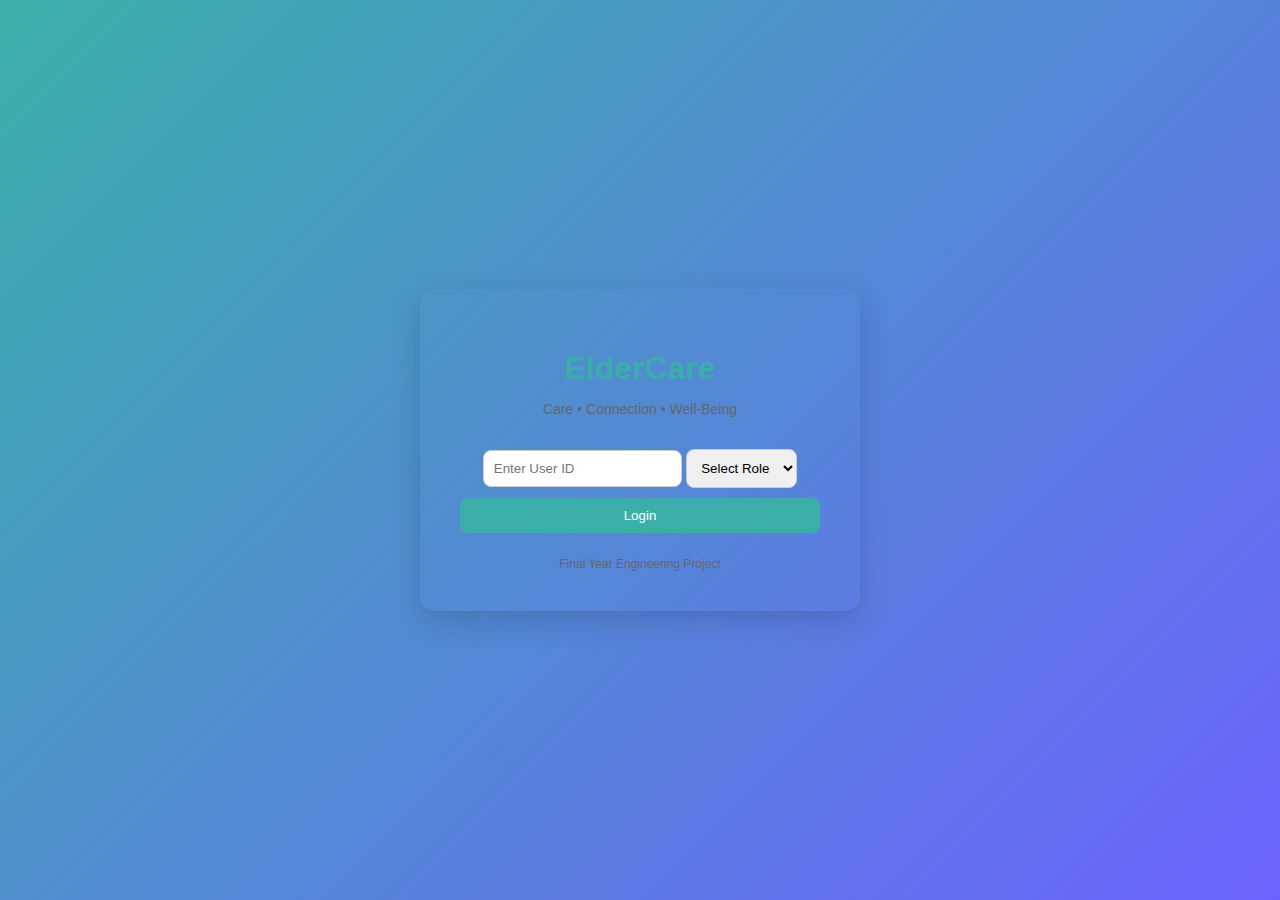
<file: frontend/wellbeing.html>
<!DOCTYPE html>
<html lang="en">
<head>
<meta charset="UTF-8">
<title>ElderCare | Well-Being</title>
<link rel="stylesheet" href="style.css">

<style>
body {
    margin: 0;
    font-family: 'Segoe UI', sans-serif;
    background: #F4F7F9;
}

.app { display: flex; min-height: 100vh; }

.sidebar {
    width: 230px;
    background: linear-gradient(180deg,#3AAFA9,#2B7A78);
    color: white;
    padding: 25px 20px;
}

.sidebar h2 {
    text-align: center;
    margin-bottom: 40px;
}

.sidebar a {
    display: block;
    padding: 14px;
    margin-bottom: 12px;
    border-radius: 10px;
    text-decoration: none;
    color: white;
}

.sidebar a:hover {
    background: rgba(255,255,255,0.2);
}

.main {
    flex: 1;
    padding: 40px;
}

.card {
    background: white;
    padding: 25px;
    border-radius: 16px;
    box-shadow: 0 6px 18px rgba(0,0,0,0.06);
    margin-bottom: 25px;
}

input {
    padding: 10px;
    margin-right: 10px;
    border-radius: 8px;
    border: 1px solid #ccc;
}

button {
    padding: 10px 15px;
    border-radius: 8px;
    border: none;
    background: #3AAFA9;
    color: white;
    cursor: pointer;
}

button:hover {
    opacity: 0.9;
}

table {
    width: 100%;
    border-collapse: collapse;
    margin-top: 15px;
}

th, td {
    padding: 10px;
    border-bottom: 1px solid #ddd;
    text-align: left;
}
</style>
</head>

<body>

<div class="app">

<!-- Sidebar -->
<div class="sidebar">
    <h2>ElderCare</h2>
    <a href="dashboard.html">Dashboard</a>
    <a href="activities.html">Activities</a>
    <a href="wellbeing.html">Well-Being</a>
    <a href="analytics.html">Analytics</a>
    <a href="marketplace.html">Marketplace</a>
    <a href="social.html">Social Interaction</a>
    <a href="caregiver.html">Caregiver View</a>
    <a href="login.html">Logout</a>
</div>

<!-- Main -->
<div class="main">

<h1>Well-Being Tracker</h1>

<div class="card">
    <h3>Submit Today's Well-Being</h3>

    <input type="text" id="moodInput" placeholder="Mood (Happy / Calm / Sad)">
    <input type="number" id="lonelinessInput" min="1" max="5" placeholder="Loneliness (1-5)">
    <button onclick="submitWellBeing()">Submit</button>

    <p id="statusMessage"></p>
</div>

<div class="card">
    <h3>History</h3>
    <button onclick="loadHistory()">Load History</button>

    <table>
        <thead>
            <tr>
                <th>Date</th>
                <th>Mood</th>
                <th>Loneliness Score</th>
            </tr>
        </thead>
        <tbody id="historyTable"></tbody>
    </table>
</div>

</div>
</div>

<script>
const userId = localStorage.getItem("userId");

if (!userId) {
    window.location.href = "login.html";
}

function submitWellBeing() {

    const mood = document.getElementById("moodInput").value;
    const lonelinessScore = document.getElementById("lonelinessInput").value;

    fetch(`http://localhost:8083/api/wellbeing/user/${userId}`, {
        method: "POST",
        headers: { "Content-Type": "application/json" },
        body: JSON.stringify({
            mood: mood,
            lonelinessScore: lonelinessScore
        })
    })
    .then(res => res.json())
    .then(() => {
        document.getElementById("statusMessage").innerText =
            "Saved successfully ✅";
            window.location.href = "dashboard.html";
        loadHistory();
    })
    .catch(() => {
        document.getElementById("statusMessage").innerText =
            "Error saving ❌";
    });
}

function loadHistory() {

    fetch(`http://localhost:8083/api/wellbeing/user/${userId}`)
    .then(res => res.json())
    .then(data => {

        const table = document.getElementById("historyTable");
        table.innerHTML = "";

        data.forEach(entry => {
            const row = document.createElement("tr");

            row.innerHTML = `
                <td>${entry.date}</td>
                <td>${entry.mood}</td>
                <td>${entry.lonelinessScore}</td>
            `;

            table.appendChild(row);
        });
    });
}

document.addEventListener("DOMContentLoaded", loadHistory);
</script>
<button class="accessibility-btn" onclick="toggleAccessibility()">♿ Accessibility</button>

<div class="accessibility-panel" id="accessPanel">
    <button onclick="increaseText()">A+ Increase Text</button>
    <button onclick="decreaseText()">A- Decrease Text</button>
    <button onclick="toggleDarkMode()">🌙 Dark Mode</button>
    <button onclick="toggleContrast()">⚡ High Contrast</button>
</div>

<script>

function toggleAccessibility() {
    const panel = document.getElementById("accessPanel");
    panel.style.display = panel.style.display === "block" ? "none" : "block";
}

// Font size control
let currentFontSize = 16;

function increaseText() {
    currentFontSize += 2;
    document.body.style.fontSize = currentFontSize + "px";
    localStorage.setItem("fontSize", currentFontSize);
}

function decreaseText() {
    currentFontSize -= 2;
    document.body.style.fontSize = currentFontSize + "px";
    localStorage.setItem("fontSize", currentFontSize);
}

// Dark mode
function toggleDarkMode() {
    document.body.classList.toggle("dark-mode");
    localStorage.setItem("darkMode", document.body.classList.contains("dark-mode"));
}

// High contrast
function toggleContrast() {
    document.body.classList.toggle("high-contrast");
    localStorage.setItem("highContrast", document.body.classList.contains("high-contrast"));
}

// Restore settings on load
window.onload = function() {

    const savedFont = localStorage.getItem("fontSize");
    if (savedFont) {
        currentFontSize = savedFont;
        document.body.style.fontSize = currentFontSize + "px";
    }

    if (localStorage.getItem("darkMode") === "true") {
        document.body.classList.add("dark-mode");
    }

    if (localStorage.getItem("highContrast") === "true") {
        document.body.classList.add("high-contrast");
    }
}

</script>
</body>
</html>
</file>
<file: frontend/style.css>
/* ===== ElderCare Premium UI System ===== */

:root {
    --primary: #3AAFA9;
    --primary-dark: #2B7A78;
    --accent: #6C63FF;
    --bg-light: #F4F7F9;
    --card-bg: #ffffff;
    --text-dark: #222;
    --text-muted: #666;
}

/* Page Base */
body {
    margin: 0;
    font-family: 'Segoe UI', sans-serif;
    background: var(--bg-light);
    color: var(--text-dark);
    animation: fadeIn 0.5s ease-in-out;
}

/* Smooth fade-in */
@keyframes fadeIn {
    from { opacity: 0; transform: translateY(8px); }
    to { opacity: 1; transform: translateY(0); }
}

/* Sidebar */
.sidebar {
    width: 230px;
    background: linear-gradient(180deg,var(--primary),var(--primary-dark));
    color: white;
    padding: 25px 20px;
    transition: all 0.3s ease;
}

.sidebar a {
    display: block;
    padding: 14px;
    margin-bottom: 12px;
    border-radius: 10px;
    text-decoration: none;
    color: white;
    transition: all 0.25s ease;
}

.sidebar a:hover {
    background: rgba(255,255,255,0.2);
    transform: translateX(4px);
}

/* Cards */
.card {
    background: var(--card-bg);
    padding: 22px;
    border-radius: 16px;
    box-shadow: 0 6px 18px rgba(0,0,0,0.06);
    transition: all 0.25s ease;
}

.card:hover {
    transform: translateY(-4px);
    box-shadow: 0 12px 24px rgba(0,0,0,0.08);
}

/* Buttons */
button {
    padding: 10px 16px;
    border-radius: 8px;
    border: none;
    background: var(--primary);
    color: white;
    cursor: pointer;
    transition: all 0.25s ease;
}

button:hover {
    background: var(--primary-dark);
    transform: scale(1.03);
}

/* Inputs */
input, select {
    padding: 10px;
    border-radius: 8px;
    border: 1px solid #ccc;
    transition: all 0.2s ease;
}

input:focus, select:focus {
    outline: none;
    border-color: var(--primary);
    box-shadow: 0 0 0 3px rgba(58,175,169,0.2);
}

/* Health Card Animation */
.health-card {
    transition: all 0.3s ease;
}

.health-card:hover {
    transform: scale(1.02);
}

/* Recommendation Cards */
.rec-card {
    transition: all 0.3s ease;
}

.rec-card:hover {
    transform: translateY(-5px);
    box-shadow: 0 12px 24px rgba(0,0,0,0.12);
}
/* Health Card */
.health-card {
    background: linear-gradient(135deg, #6a5acd, #7b68ee);
    color: white;
    padding: 30px;
    border-radius: 20px;
    width: 350px;
    margin-top: 20px;
}

.health-card h3 {
    margin-bottom: 10px;
}

/* Risk Alert */
.risk-alert {
    margin-top: 20px;
    padding: 15px;
    background: #f3e5d1;
    border-radius: 12px;
    font-weight: bold;
}

/* Recommendation Cards */
.recommendations {
    display: flex;
    gap: 20px;
    margin-top: 20px;
}

.rec-card {
    padding: 20px;
    border-radius: 15px;
    color: white;
    font-weight: bold;
    width: 250px;
    text-align: center;
}

.rec-card.green {
    background: #66bb6a;
}

.rec-card.purple {
    background: #7b68ee;
}

/* Floating SOS */
.floating-sos {
    position: fixed;
    bottom: 30px;
    right: 30px;
    background: #e53935;
    color: white;
    border: none;
    padding: 15px 25px;
    border-radius: 50px;
    font-size: 16px;
    cursor: pointer;
    box-shadow: 0 5px 15px rgba(0,0,0,0.3);
    transition: 0.3s;
}

.floating-sos:hover {
    background: #c62828;
}
/* Layout Reset */
body {
    margin: 0;
    background: #f4f6f9;
    font-family: Arial, Helvetica, sans-serif;
}

/* Sidebar */
.sidebar {
    width: 250px;
    height: 100vh;
    position: fixed;
    left: 0;
    top: 0;
    background: linear-gradient(180deg, #3aa39f, #2f7d79);
    padding: 30px 20px;
    color: white;
}

.sidebar h2 {
    margin-bottom: 30px;
}

.sidebar a {
    display: block;
    color: white;
    text-decoration: none;
    margin: 18px 0;
    font-size: 16px;
    transition: 0.3s;
}

.sidebar a:hover {
    padding-left: 10px;
    opacity: 0.8;
}

/* Main Content */
.main {
    margin-left: 250px;   /* EXACT width of sidebar */
    padding: 50px 60px;
}
/* ===== Accessibility Panel ===== */

.accessibility-btn {
    position: fixed;
    bottom: 30px;
    left: 30px;
    background: #3AAFA9;
    color: white;
    border: none;
    padding: 12px 18px;
    border-radius: 50px;
    cursor: pointer;
    z-index: 9999;
}

.accessibility-panel {
    position: fixed;
    bottom: 80px;
    left: 30px;
    background: white;
    padding: 20px;
    border-radius: 12px;
    box-shadow: 0 6px 20px rgba(0,0,0,0.15);
    display: none;
    z-index: 9999;
}

.accessibility-panel button {
    display: block;
    margin-bottom: 10px;
    width: 160px;
}

/* Dark Mode */
.dark-mode {
    background: #1e1e1e !important;
    color: #f5f5f5 !important;
}

.dark-mode .card {
    background: #2c2c2c !important;
}

/* High Contrast */
.high-contrast {
    background: black !important;
    color: yellow !important;
}

.high-contrast .card {
    background: black !important;
    border: 2px solid yellow;
}
.overview-grid {
    display: flex;
    gap: 30px;
    margin-top: 20px;
}

.overview-card {
    background: white;
    padding: 25px;
    border-radius: 15px;
    box-shadow: 0 5px 15px rgba(0,0,0,0.05);
    width: 300px;
}
/* Overview Layout */
.overview-grid {
    display: flex;
    gap: 30px;
    margin-top: 20px;
}

/* Base Health Card */
.health-box {
    flex: 1;
    padding: 30px;
    border-radius: 20px;
    color: white;
    box-shadow: 0 10px 25px rgba(0,0,0,0.08);
    transition: transform 0.2s ease;
}

.health-box:hover {
    transform: translateY(-5px);
}

/* Emotional Card (Purple Gradient) */
.emotional-box {
    background: linear-gradient(135deg, #6A5ACD, #836FFF);
}

/* Physical Card (Green Gradient) */
.physical-box {
    background: linear-gradient(135deg, #3AAFA9, #2B7A78);
}

/* Text Styling */
.health-box h1 {
    font-size: 42px;
    margin: 10px 0;
}

.health-box p {
    font-size: 16px;
}
.vital-box {
    background: linear-gradient(135deg, #FF6B6B, #FF8E53);
}
.social-box {
    background: linear-gradient(135deg, #FFB347, #FFCC33);
}
</file>
